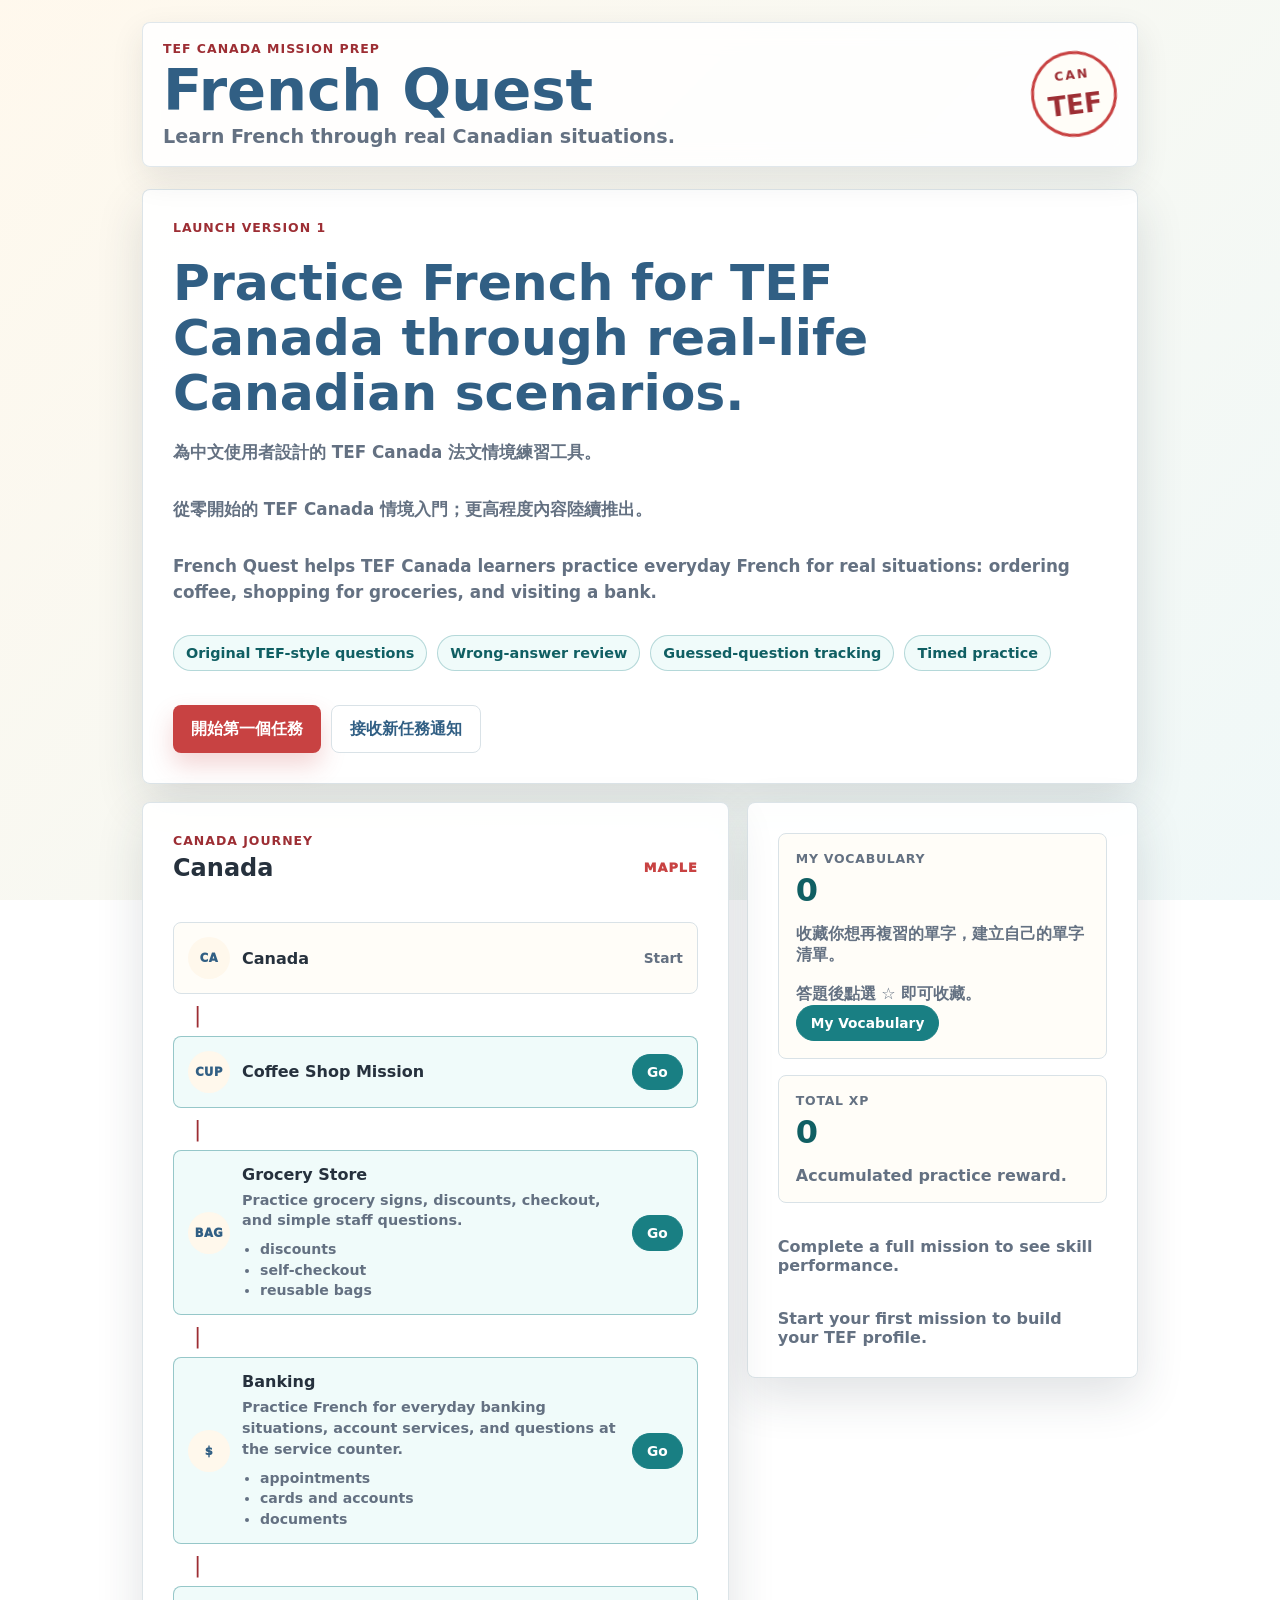
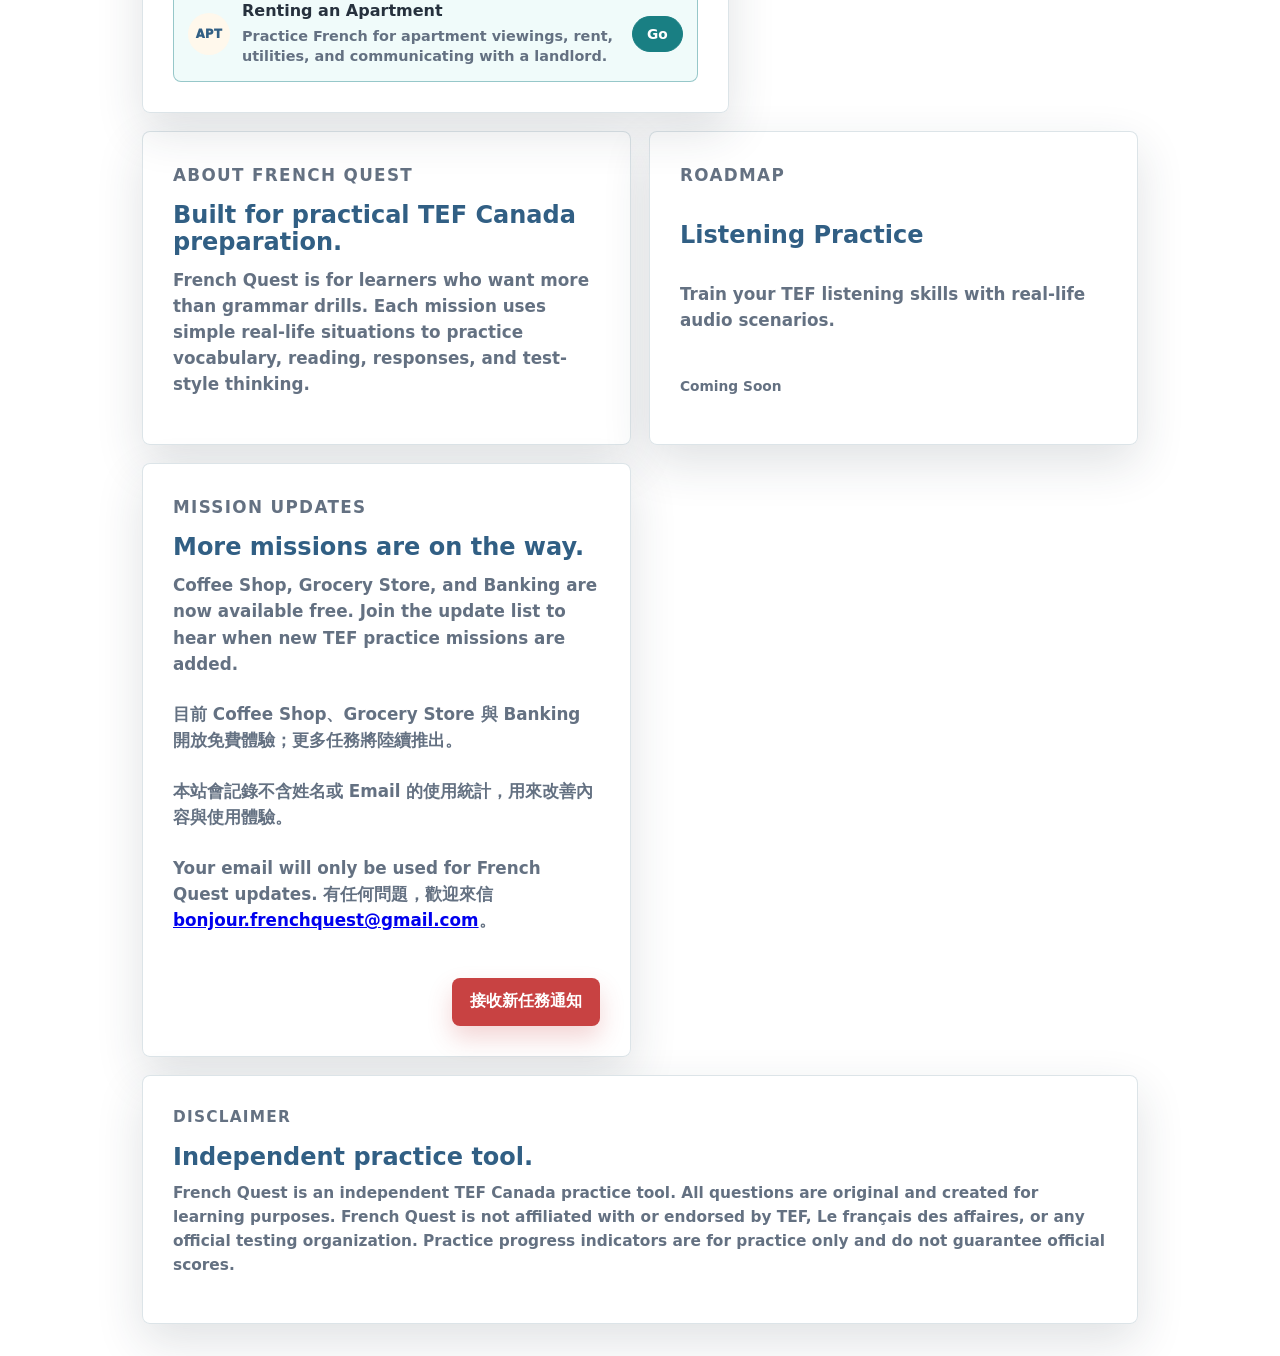
<file: index.html>
<!DOCTYPE html>
<html lang="zh-Hant">
<head>
  <meta charset="UTF-8">
  <meta name="viewport" content="width=device-width, initial-scale=1.0">
  <title>French Quest</title>
  <link rel="stylesheet" href="style.css">
  <link rel="stylesheet" href="mobile-fixes.css">
</head>
<body>
  <div class="app-shell">
    <header class="site-header">
      <div>
        <p class="eyebrow">TEF Canada Mission Prep</p>
        <h1>French Quest</h1>
        <p class="subtitle">Learn French through real Canadian situations.</p>
      </div>
      <div class="passport-stamp" aria-label="Canadian journey badge">
        <span>CAN</span>
        <strong>TEF</strong>
      </div>
    </header>

    <main id="app" aria-live="polite"></main>
  </div>

  <script>
    window.frenchQuestRuntime = {
      environment: "production",
      reviewMode: false,
      disableAnalytics: false,
      publicMissions: ["coffee_shop", "grocery_store", "banking", "renting_apartment"],
      earlyAccessMissionIds: [],
      migrateEarlyAccessGroceryProgress: true,
      migrateEarlyAccessRentingProgress: true
    };
  </script>
  <script src="script.js"></script>
  <script src="links.js"></script>
</body>
</html>
</file>
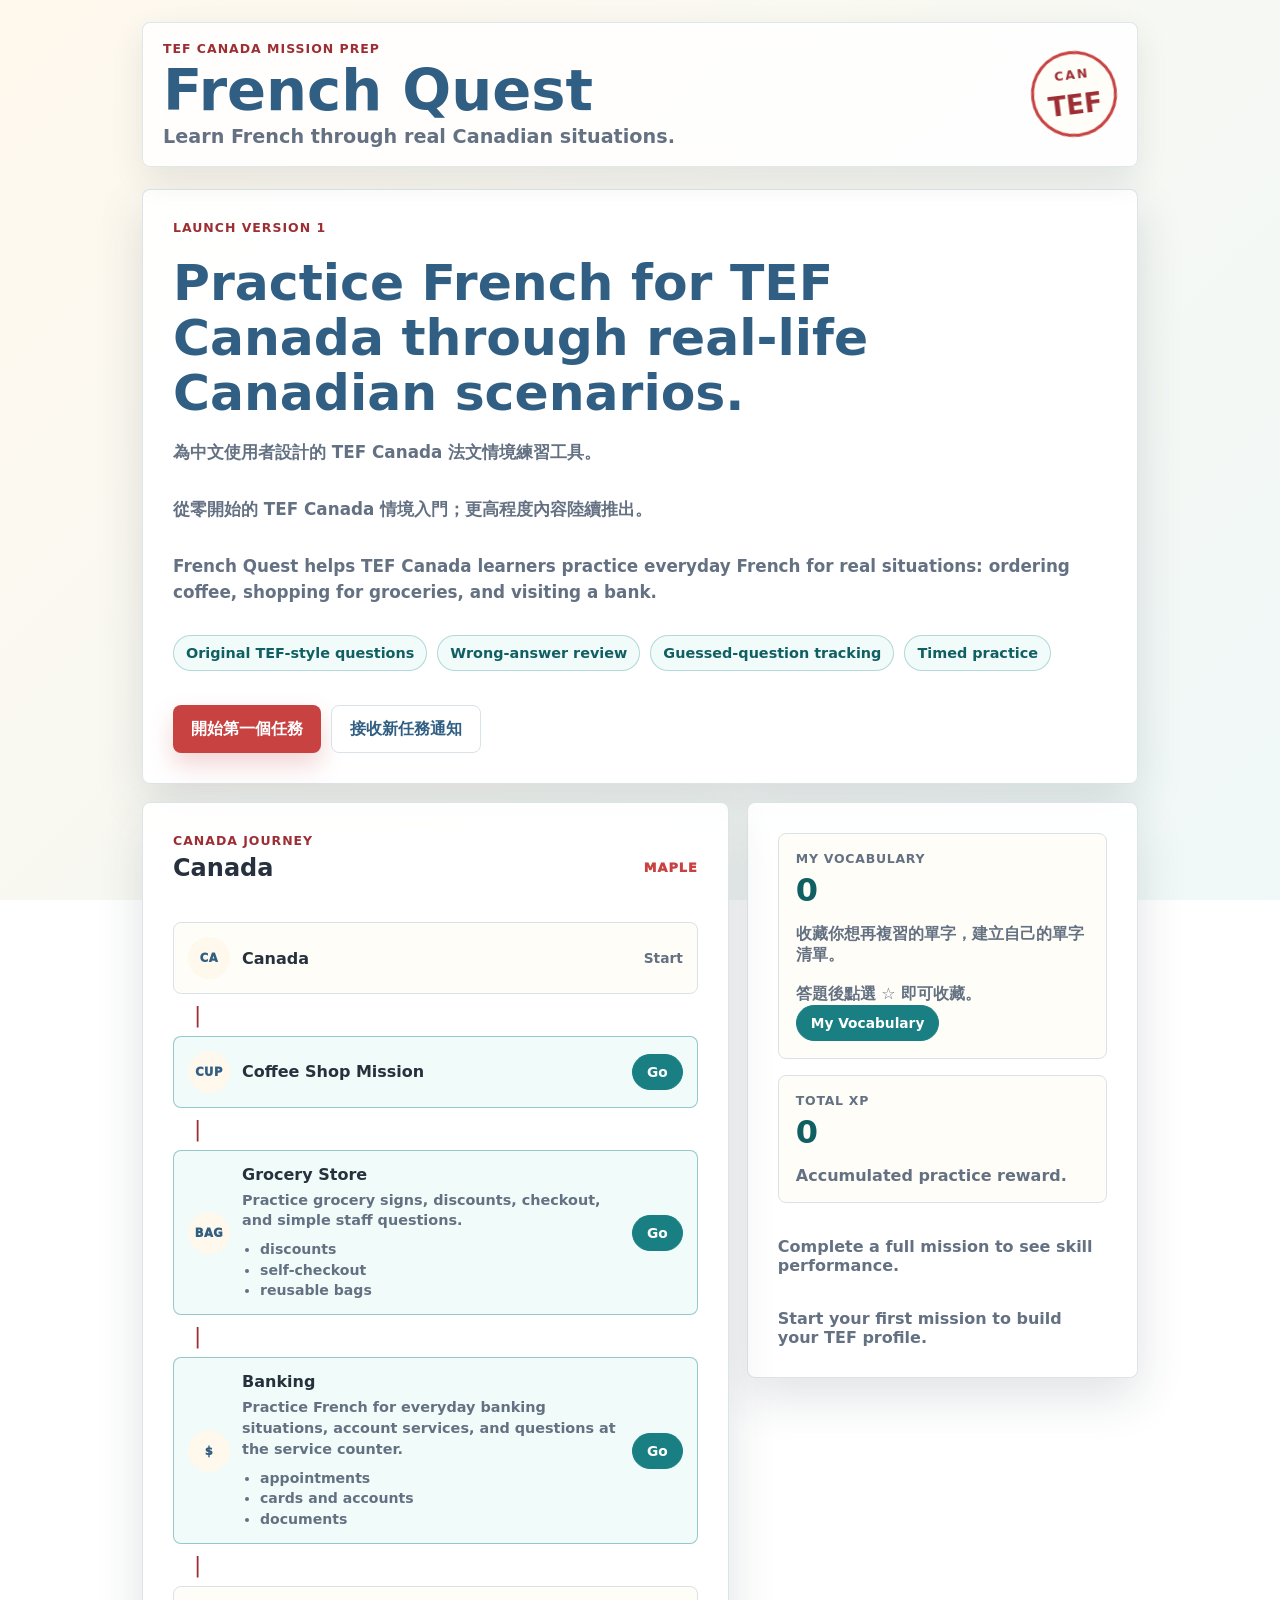
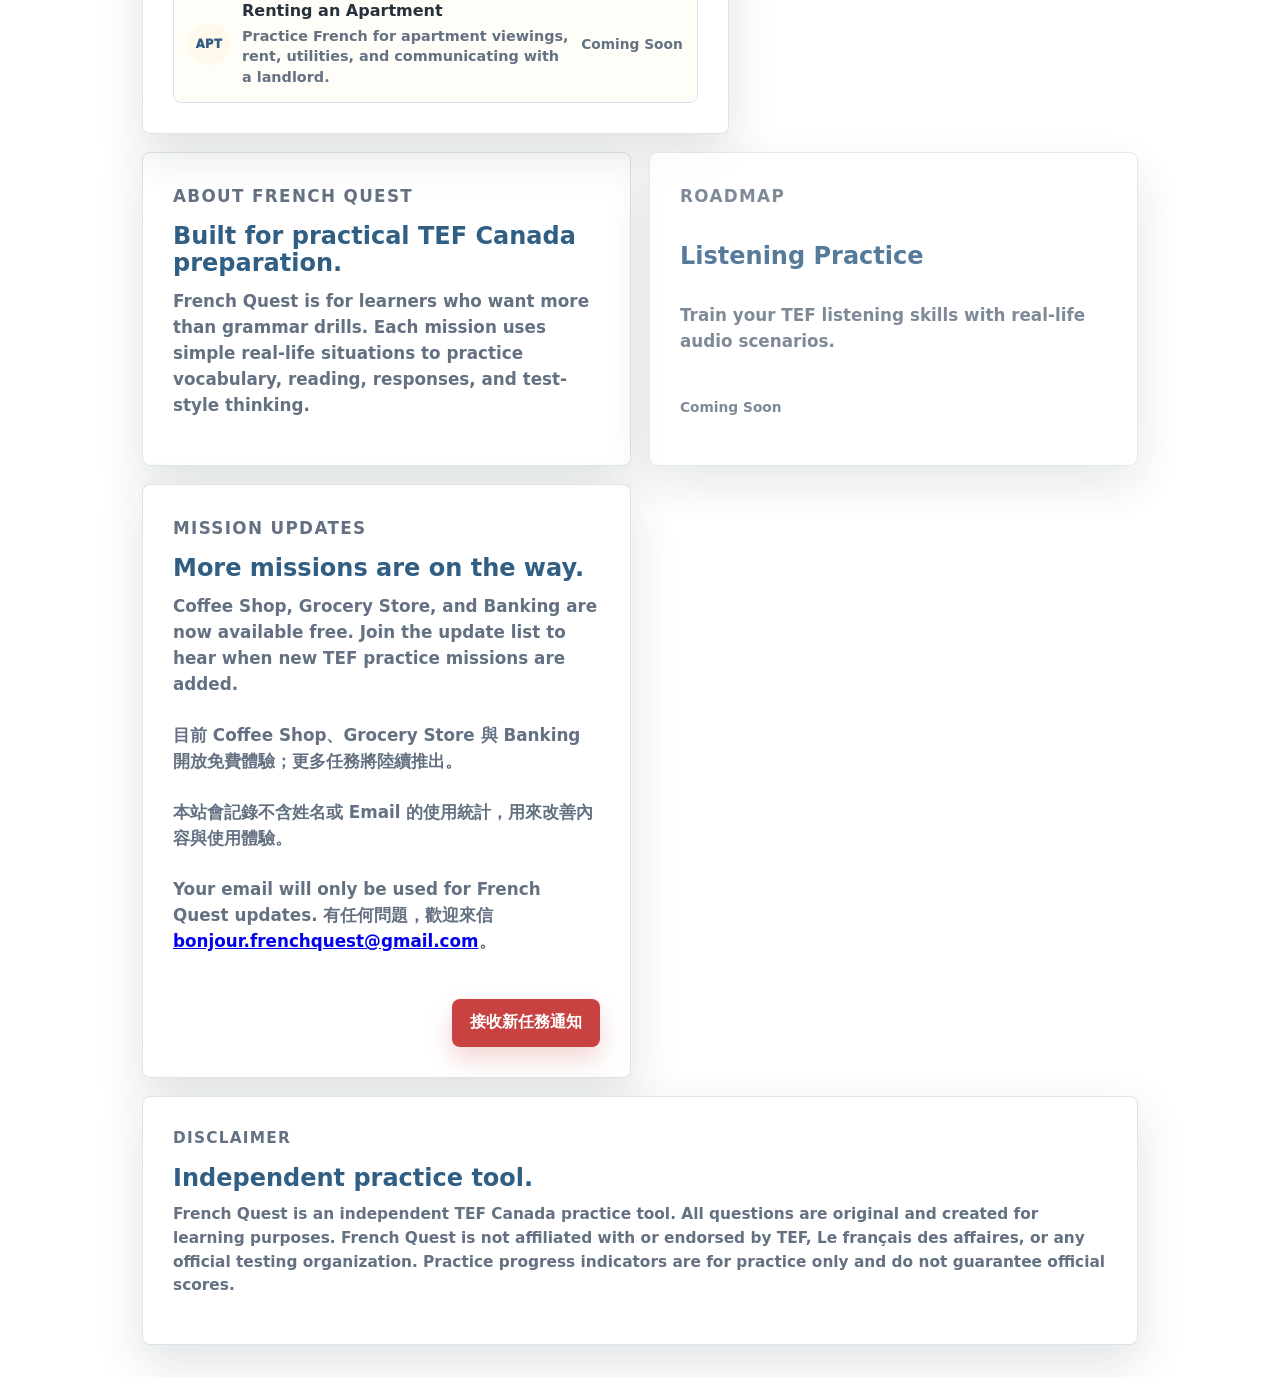
<file: early-access/index.html>
<!DOCTYPE html>
<html lang="zh-Hant">
<head>
  <meta charset="UTF-8">
  <meta name="viewport" content="width=device-width, initial-scale=1.0">
  <meta name="robots" content="noindex, nofollow">
  <title>French Quest</title>
  <link rel="stylesheet" href="style.css">
  <link rel="stylesheet" href="mobile-fixes.css">
</head>
<body>
  <div class="app-shell">
    <header class="site-header">
      <div>
        <p class="eyebrow">TEF Canada Mission Prep</p>
        <h1>French Quest</h1>
        <p class="subtitle">Learn French through real Canadian situations.</p>
      </div>
      <div class="passport-stamp" aria-label="Canadian journey badge">
        <span>CAN</span>
        <strong>TEF</strong>
      </div>
    </header>

    <main id="app" aria-live="polite"></main>
  </div>

  <script>
    window.frenchQuestRuntime = {
      environment: "early-access",
      reviewMode: false,
      disableAnalytics: false,
      publicMissions: ["coffee_shop", "grocery_store", "banking"],
      earlyAccessMissionIds: ["renting_apartment"],
      analyticsCohort: "early_access",
      analyticsPage: "early_access_home",
      progressStoragePrefix: "earlyAccess_"
    };
  </script>
  <script src="script.js"></script>
  <script src="links.js"></script>
</body>
</html>
</file>
<file: style.css>
:root {
  color-scheme: light;
  --ink: #26313d;
  --muted: #647182;
  --paper: #fff8ec;
  --panel: #ffffff;
  --line: #d9e2e7;
  --red: #c84242;
  --red-dark: #9d2e34;
  --teal: #197f83;
  --teal-dark: #105f63;
  --green: #2e8f5b;
  --gold: #d79a2b;
  --blue: #315f84;
  --shadow: 0 18px 48px rgba(38, 49, 61, 0.14);
}

* {
  box-sizing: border-box;
}

body {
  margin: 0;
  min-height: 100vh;
  font-family: Inter, ui-sans-serif, system-ui, -apple-system, BlinkMacSystemFont, "Segoe UI", sans-serif;
  color: var(--ink);
  background:
    linear-gradient(135deg, rgba(255, 248, 236, 0.94), rgba(237, 247, 247, 0.86)),
    url("https://images.unsplash.com/photo-1506744038136-46273834b3fb?auto=format&fit=crop&w=1600&q=75");
  background-attachment: fixed;
  background-position: center;
  background-size: cover;
}

button {
  font: inherit;
}

.app-shell {
  width: min(1040px, 100%);
  min-height: 100vh;
  margin: 0 auto;
  padding: 22px;
}

.site-header {
  display: flex;
  align-items: center;
  justify-content: space-between;
  gap: 18px;
  padding: 18px 20px;
  border: 1px solid rgba(217, 226, 231, 0.82);
  border-radius: 8px;
  background: rgba(255, 255, 255, 0.86);
  box-shadow: 0 12px 32px rgba(38, 49, 61, 0.1);
  backdrop-filter: blur(14px);
}

.eyebrow {
  margin: 0 0 6px;
  color: var(--red-dark);
  font-size: 0.78rem;
  font-weight: 800;
  letter-spacing: 0.08em;
  text-transform: uppercase;
}

h1,
h2,
h3,
p {
  margin-top: 0;
}

h1 {
  margin-bottom: 5px;
  color: var(--blue);
  font-size: clamp(2rem, 6vw, 3.6rem);
  line-height: 1;
  letter-spacing: 0;
}

.subtitle {
  margin-bottom: 0;
  color: var(--muted);
  font-size: clamp(1rem, 2.5vw, 1.2rem);
  font-weight: 650;
}

.passport-stamp {
  width: 86px;
  height: 86px;
  display: grid;
  place-items: center;
  flex: 0 0 auto;
  border: 3px solid var(--red);
  border-radius: 50%;
  color: var(--red-dark);
  transform: rotate(-7deg);
  background: #fffdf8;
}

.passport-stamp span,
.passport-stamp strong {
  display: block;
  line-height: 1;
}

.passport-stamp span {
  font-size: 0.78rem;
  font-weight: 900;
  letter-spacing: 0.16em;
}

.passport-stamp strong {
  margin-top: -20px;
  font-size: 1.65rem;
}

#app {
  padding: 22px 0 10px;
}

.screen {
  display: grid;
  gap: 18px;
}

.panel {
  padding: clamp(18px, 4vw, 30px);
  border: 1px solid rgba(217, 226, 231, 0.92);
  border-radius: 8px;
  background: rgba(255, 255, 255, 0.94);
  box-shadow: var(--shadow);
}

.home-grid {
  grid-template-columns: minmax(0, 1.5fr) minmax(280px, 1fr);
  align-items: start;
}

.readiness-card {
  display: grid;
  gap: 18px;
}

.readiness-top {
  display: flex;
  align-items: center;
  justify-content: space-between;
  gap: 14px;
}

.readiness-number {
  color: var(--teal-dark);
  font-size: clamp(2.25rem, 7vw, 3.6rem);
  font-weight: 900;
  line-height: 1;
}

.meter {
  height: 14px;
  overflow: hidden;
  border: 1px solid var(--line);
  border-radius: 999px;
  background: #eef3f5;
}

.meter-fill {
  height: 100%;
  width: var(--value, 0%);
  border-radius: inherit;
  background: linear-gradient(90deg, var(--red), var(--gold), var(--teal));
  transition: width 260ms ease;
}

.skill-grid,
.report-grid {
  display: grid;
  grid-template-columns: repeat(2, minmax(0, 1fr));
  gap: 10px;
}

.skill-tile,
.report-tile {
  min-height: 86px;
  padding: 15px;
  border: 1px solid var(--line);
  border-radius: 8px;
  background: #f8fbfb;
}

.skill-tile span,
.report-tile span,
.stat-label {
  display: block;
  color: var(--muted);
  font-size: 0.78rem;
  font-weight: 850;
  letter-spacing: 0.06em;
  text-transform: uppercase;
}

.skill-tile strong,
.report-tile strong {
  display: block;
  margin-top: 8px;
  color: var(--blue);
  font-size: 2rem;
  line-height: 1;
}

.journey {
  position: relative;
}

.journey-title {
  display: flex;
  align-items: center;
  justify-content: space-between;
  gap: 12px;
  margin-bottom: 20px;
}

.leaf {
  color: var(--red);
  font-size: 0.8rem;
  font-weight: 950;
  letter-spacing: 0.08em;
}

.route {
  display: grid;
  gap: 10px;
}

.route-stop {
  display: grid;
  grid-template-columns: 42px 1fr auto;
  align-items: center;
  gap: 12px;
  padding: 14px;
  border: 1px solid var(--line);
  border-radius: 8px;
  background: #fffdf8;
}

.route-stop.ready {
  border-color: rgba(25, 127, 131, 0.42);
  background: #f0fbfa;
}

.route-icon {
  width: 42px;
  height: 42px;
  display: grid;
  place-items: center;
  border-radius: 50%;
  background: var(--paper);
  color: var(--blue);
  font-size: 0.72rem;
  font-weight: 950;
  letter-spacing: 0.04em;
}

.route-name {
  margin: 0;
  font-weight: 850;
}

.route-preview {
  margin: 6px 0 0;
  color: var(--muted);
  font-size: 0.9rem;
  font-weight: 650;
  line-height: 1.45;
}

.route-preview-list {
  margin: 8px 0 0;
  padding-left: 18px;
  color: var(--muted);
  font-size: 0.88rem;
  font-weight: 650;
  line-height: 1.45;
}

.route-state {
  color: var(--muted);
  font-size: 0.86rem;
  font-weight: 800;
}

.route-go {
  min-height: 36px;
  padding: 0 14px;
  border: 1px solid var(--teal);
  border-radius: 999px;
  background: var(--teal);
  color: #ffffff;
  font: inherit;
  font-size: 0.86rem;
  font-weight: 850;
  cursor: pointer;
}

.route-go:hover {
  background: var(--teal-dark);
}

.route-arrow {
  padding-left: 21px;
  color: var(--red-dark);
  font-size: 1.35rem;
  line-height: 1;
}

.mission-secondary-actions {
  display: flex;
  flex-wrap: wrap;
  gap: 12px;
  margin-top: 20px;
}

.mission-secondary-actions .secondary-btn {
  flex: 1 1 220px;
  min-width: 0;
}

.primary-btn,
.secondary-btn {
  min-height: 48px;
  padding: 0 18px;
  border-radius: 8px;
  font-weight: 850;
  cursor: pointer;
  transition: transform 160ms ease, box-shadow 160ms ease, background 160ms ease;
}

.primary-btn {
  border: 0;
  background: var(--red);
  color: #fff;
  box-shadow: 0 12px 24px rgba(200, 66, 66, 0.22);
}

.secondary-btn {
  border: 1px solid var(--line);
  background: #fff;
  color: var(--blue);
}

.primary-btn:hover,
.secondary-btn:hover {
  transform: translateY(-1px);
}

.primary-btn:disabled {
  opacity: 0.48;
  cursor: not-allowed;
  transform: none;
  box-shadow: none;
}

.mission-card {
  width: min(760px, 100%);
  margin: 0 auto;
}

.mission-head {
  display: flex;
  align-items: flex-start;
  justify-content: space-between;
  gap: 16px;
  margin-bottom: 18px;
}

.mission-head h2 {
  margin-bottom: 6px;
  color: var(--blue);
  font-size: clamp(1.7rem, 5vw, 2.6rem);
  line-height: 1.05;
}

.review-line {
  display: grid;
  gap: 4px;
  max-width: 620px;
  color: var(--muted);
  font-size: 0.95rem;
  font-weight: 650;
  line-height: 1.35;
}

.review-line p {
  margin-bottom: 0;
}

.review-line strong {
  color: var(--ink);
}

.question-meta {
  display: flex;
  flex-wrap: wrap;
  gap: 10px;
  margin-bottom: 18px;
  color: var(--muted);
  font-weight: 800;
}

.pill {
  padding: 7px 10px;
  border: 1px solid var(--line);
  border-radius: 999px;
  background: #fffdf8;
}

.question-text {
  margin: 22px 0;
  font-size: clamp(1.35rem, 4vw, 2rem);
  font-weight: 850;
  line-height: 1.25;
  white-space: pre-line;
}

.review-line p {
  white-space: pre-line;
}

.options {
  display: grid;
  grid-template-columns: repeat(2, minmax(0, 1fr));
  gap: 12px;
}

.option {
  min-height: 64px;
  padding: 15px;
  border: 2px solid var(--line);
  border-radius: 8px;
  background: #fff;
  color: var(--ink);
  text-align: left;
  font-weight: 800;
  cursor: pointer;
}

.option:hover,
.option.selected {
  border-color: var(--teal);
  background: #effafa;
}

.option.correct {
  border-color: var(--green);
  background: #edf8f1;
}

.option.wrong {
  border-color: var(--red);
  background: #fff0ee;
}

.actions {
  display: flex;
  justify-content: flex-end;
  gap: 10px;
  margin-top: 20px;
}

.feedback-result {
  display: inline-flex;
  align-items: center;
  gap: 10px;
  margin-bottom: 16px;
  padding: 9px 12px;
  border-radius: 999px;
  font-weight: 900;
}

.feedback-result.correct {
  color: #216a45;
  background: #e8f7ed;
}

.feedback-result.incorrect {
  color: var(--red-dark);
  background: #fff0ee;
}

.learning-notes {
  display: grid;
  gap: 12px;
}

.note {
  padding: 15px;
  border: 1px solid var(--line);
  border-radius: 8px;
  background: #fbfdfd;
}

.note span {
  display: block;
  margin-bottom: 5px;
  color: var(--teal-dark);
  font-size: 0.78rem;
  font-weight: 900;
  letter-spacing: 0.07em;
  text-transform: uppercase;
  white-space: normal;
}

.note-content {
  white-space: pre-line;
}

.complete-card {
  width: min(760px, 100%);
  margin: 0 auto;
  text-align: center;
}

.complete-card h2 {
  color: var(--blue);
  font-size: clamp(2.2rem, 8vw, 4rem);
  line-height: 1;
}

.score-row {
  display: grid;
  grid-template-columns: repeat(3, minmax(0, 1fr));
  gap: 12px;
  margin: 22px 0;
}

.stat-card {
  padding: 17px;
  border: 1px solid var(--line);
  border-radius: 8px;
  background: #fffdf8;
}

.stat-card strong {
  display: block;
  margin-top: 8px;
  color: var(--teal-dark);
  font-size: 2rem;
  line-height: 1;
}

.next-step {
  margin: 18px 0 0;
  color: var(--muted);
  font-weight: 750;
}

.vocabulary-feedback-list,
.vocabulary-list {
  display: grid;
  gap: 10px;
}

.vocabulary-feedback-item,
.vocabulary-row {
  display: flex;
  align-items: center;
  justify-content: space-between;
  gap: 12px;
  padding: 10px 12px;
  border: 1px solid var(--line);
  border-radius: 8px;
  background: #fff;
}

.vocabulary-feedback-item {
  justify-content: flex-start;
}

.vocabulary-feedback-item strong,
.vocabulary-row strong {
  display: block;
  color: var(--ink);
}

.vocabulary-feedback-item span,
.vocabulary-row span {
  display: block;
  color: var(--muted);
  font-weight: 750;
}

.vocabulary-star {
  flex: 0 0 auto;
  min-width: 112px;
  min-height: 36px;
  padding: 0 12px;
  border: 1px solid var(--line);
  border-radius: 999px;
  background: #fffdf8;
  color: var(--gold);
  font-size: 0.92rem;
  font-weight: 900;
  line-height: 1;
  white-space: nowrap;
  cursor: pointer;
}

@media (max-width: 760px) {
  .app-shell {
    padding: 12px;
  }

  .site-header,
  .mission-head,
  .readiness-top {
    align-items: flex-start;
    flex-direction: column;
  }

  .passport-stamp {
    width: 72px;
    height: 72px;
  }

  .home-grid,
  .options,
  .score-row {
    grid-template-columns: 1fr;
  }

  .skill-grid,
  .report-grid {
    grid-template-columns: 1fr 1fr;
  }

  .route-stop {
    grid-template-columns: 38px 1fr;
  }

  .route-state {
    grid-column: 2;
  }

  .route-go {
    grid-column: 2;
    justify-self: start;
  }

  .mission-secondary-actions .secondary-btn {
    flex-basis: 100%;
  }

  .route-preview,
  .route-preview-list {
    grid-column: 2;
  }

  .vocabulary-feedback-item {
    align-items: flex-start;
    flex-direction: column;
  }

  .vocabulary-star {
    width: 100%;
  }

  .vocabulary-row {
    align-items: flex-start;
    flex-direction: row;
  }

  .vocabulary-row > div {
    flex: 1 1 auto;
    min-width: 0;
  }

  .vocabulary-row .secondary-btn {
    flex: 0 0 auto;
    width: auto;
    min-height: 32px;
    padding: 0 10px;
    font-size: 0.86rem;
  }
}

@media (max-width: 440px) {
  .skill-grid,
  .report-grid {
    grid-template-columns: 1fr;
  }

  .actions {
    flex-direction: column;
  }

  .primary-btn,
  .secondary-btn {
    width: 100%;
  }
}
</file>
<file: mobile-fixes.css>
/* French Quest launch, mobile, and question-page UX refinements */

.launch-hero {
  display: grid;
  gap: 14px;
  margin-bottom: 18px;
}

.launch-hero h2,
.info-panel h2 {
  margin-bottom: 4px;
  color: var(--blue);
  line-height: 1.1;
}

.launch-hero h2 {
  max-width: 760px;
  font-size: clamp(2rem, 5vw, 3.15rem);
}

.keep-together {
  white-space: nowrap;
}

.launch-copy,
.info-panel p {
  color: var(--muted);
  font-size: 1.05rem;
  font-weight: 650;
  line-height: 1.55;
}

.launch-points {
  display: flex;
  flex-wrap: wrap;
  gap: 10px;
}

.launch-points span {
  padding: 9px 12px;
  border: 1px solid rgba(25, 127, 131, 0.28);
  border-radius: 999px;
  background: #f0fbfa;
  color: var(--teal-dark);
  font-size: 0.9rem;
  font-weight: 850;
}

.launch-actions {
  justify-content: flex-start;
}

.launch-grid {
  grid-template-columns: repeat(2, minmax(0, 1fr));
  margin-top: 18px;
}

.info-panel {
  display: grid;
  gap: 8px;
}

.disclaimer-panel {
  grid-column: 1 / -1;
}

.disclaimer-panel p {
  font-size: 0.96rem;
}

.completion-cta {
  margin: 22px 0 0;
  text-align: left;
}

.mission-card .mission-head h2 {
  font-size: 1.15rem;
  line-height: 1.12;
  margin-bottom: 2px;
}

.mission-card .mission-head .eyebrow {
  margin-bottom: 3px;
}

.mission-card .mission-head {
  margin-bottom: 10px;
}

.mission-card .question-text {
  margin-top: 18px;
}

.mission-card .review-line {
  margin-top: 6px;
  gap: 7px;
  font-size: 1.08rem;
  line-height: 1.45;
}

.mission-card .review-line p {
  margin-bottom: 0;
}

.mission-card .review-line strong {
  font-size: 1.02rem;
}

.feedback-result {
  margin-top: 6px;
  margin-bottom: 18px;
  font-size: 1.05rem;
}

@media (min-width: 761px) {
  .mission-card .mission-head h2 {
    font-size: 1.2rem;
  }

  .mission-card .mission-head:has(.review-line) h2 {
    font-size: 1.45rem;
  }
}

@media (max-width: 760px) {
  body {
    padding-bottom: 92px;
  }

  .launch-grid {
    grid-template-columns: 1fr;
  }

  .launch-hero h2 {
    font-size: 1.85rem;
  }

  .keep-together {
    white-space: normal;
  }

  .launch-actions,
  .journey .actions,
  .info-panel .actions,
  .completion-cta .actions {
    align-items: stretch;
    flex-direction: column;
  }

  .journey .actions .primary-btn {
    width: 100%;
    min-height: 54px;
  }

  .mission-card .mission-head h2 {
    font-size: 1.08rem;
  }

  .mission-card .mission-head:has(.review-line) h2 {
    font-size: 1.35rem;
  }

  .mission-card .review-line {
    font-size: 1rem;
  }

  .question-text {
    font-size: clamp(1.22rem, 6vw, 1.55rem);
    line-height: 1.28;
  }

  .mission-card .actions {
    position: sticky;
    bottom: 0;
    z-index: 20;
    margin: 18px -18px -18px;
    padding: 12px 18px calc(12px + env(safe-area-inset-bottom));
    border-top: 1px solid var(--line);
    background: rgba(255, 255, 255, 0.96);
    box-shadow: 0 -12px 28px rgba(38, 49, 61, 0.12);
    backdrop-filter: blur(12px);
  }

  .mission-card .actions .primary-btn,
  .mission-card .actions .secondary-btn {
    min-height: 46px;
  }
}
</file>
<file: early-access/style.css>
:root {
  color-scheme: light;
  --ink: #26313d;
  --muted: #647182;
  --paper: #fff8ec;
  --panel: #ffffff;
  --line: #d9e2e7;
  --red: #c84242;
  --red-dark: #9d2e34;
  --teal: #197f83;
  --teal-dark: #105f63;
  --green: #2e8f5b;
  --gold: #d79a2b;
  --blue: #315f84;
  --shadow: 0 18px 48px rgba(38, 49, 61, 0.14);
}

* {
  box-sizing: border-box;
}

body {
  margin: 0;
  min-height: 100vh;
  font-family: Inter, ui-sans-serif, system-ui, -apple-system, BlinkMacSystemFont, "Segoe UI", sans-serif;
  color: var(--ink);
  background:
    linear-gradient(135deg, rgba(255, 248, 236, 0.94), rgba(237, 247, 247, 0.86)),
    url("https://images.unsplash.com/photo-1506744038136-46273834b3fb?auto=format&fit=crop&w=1600&q=75");
  background-attachment: fixed;
  background-position: center;
  background-size: cover;
}

button {
  font: inherit;
}

.app-shell {
  width: min(1040px, 100%);
  min-height: 100vh;
  margin: 0 auto;
  padding: 22px;
}

.site-header {
  display: flex;
  align-items: center;
  justify-content: space-between;
  gap: 18px;
  padding: 18px 20px;
  border: 1px solid rgba(217, 226, 231, 0.82);
  border-radius: 8px;
  background: rgba(255, 255, 255, 0.86);
  box-shadow: 0 12px 32px rgba(38, 49, 61, 0.1);
  backdrop-filter: blur(14px);
}

.eyebrow {
  margin: 0 0 6px;
  color: var(--red-dark);
  font-size: 0.78rem;
  font-weight: 800;
  letter-spacing: 0.08em;
  text-transform: uppercase;
}

h1,
h2,
h3,
p {
  margin-top: 0;
}

h1 {
  margin-bottom: 5px;
  color: var(--blue);
  font-size: clamp(2rem, 6vw, 3.6rem);
  line-height: 1;
  letter-spacing: 0;
}

.subtitle {
  margin-bottom: 0;
  color: var(--muted);
  font-size: clamp(1rem, 2.5vw, 1.2rem);
  font-weight: 650;
}

.passport-stamp {
  width: 86px;
  height: 86px;
  display: grid;
  place-items: center;
  flex: 0 0 auto;
  border: 3px solid var(--red);
  border-radius: 50%;
  color: var(--red-dark);
  transform: rotate(-7deg);
  background: #fffdf8;
}

.passport-stamp span,
.passport-stamp strong {
  display: block;
  line-height: 1;
}

.passport-stamp span {
  font-size: 0.78rem;
  font-weight: 900;
  letter-spacing: 0.16em;
}

.passport-stamp strong {
  margin-top: -20px;
  font-size: 1.65rem;
}

#app {
  padding: 22px 0 10px;
}

.screen {
  display: grid;
  gap: 18px;
}

.panel {
  padding: clamp(18px, 4vw, 30px);
  border: 1px solid rgba(217, 226, 231, 0.92);
  border-radius: 8px;
  background: rgba(255, 255, 255, 0.94);
  box-shadow: var(--shadow);
}

.home-grid {
  grid-template-columns: minmax(0, 1.5fr) minmax(280px, 1fr);
  align-items: start;
}

.readiness-card {
  display: grid;
  gap: 18px;
}

.readiness-top {
  display: flex;
  align-items: center;
  justify-content: space-between;
  gap: 14px;
}

.readiness-number {
  color: var(--teal-dark);
  font-size: clamp(2.25rem, 7vw, 3.6rem);
  font-weight: 900;
  line-height: 1;
}

.meter {
  height: 14px;
  overflow: hidden;
  border: 1px solid var(--line);
  border-radius: 999px;
  background: #eef3f5;
}

.meter-fill {
  height: 100%;
  width: var(--value, 0%);
  border-radius: inherit;
  background: linear-gradient(90deg, var(--red), var(--gold), var(--teal));
  transition: width 260ms ease;
}

.skill-grid,
.report-grid {
  display: grid;
  grid-template-columns: repeat(2, minmax(0, 1fr));
  gap: 10px;
}

.skill-tile,
.report-tile {
  min-height: 86px;
  padding: 15px;
  border: 1px solid var(--line);
  border-radius: 8px;
  background: #f8fbfb;
}

.skill-tile span,
.report-tile span,
.stat-label {
  display: block;
  color: var(--muted);
  font-size: 0.78rem;
  font-weight: 850;
  letter-spacing: 0.06em;
  text-transform: uppercase;
}

.skill-tile strong,
.report-tile strong {
  display: block;
  margin-top: 8px;
  color: var(--blue);
  font-size: 2rem;
  line-height: 1;
}

.journey {
  position: relative;
}

.journey-title {
  display: flex;
  align-items: center;
  justify-content: space-between;
  gap: 12px;
  margin-bottom: 20px;
}

.leaf {
  color: var(--red);
  font-size: 0.8rem;
  font-weight: 950;
  letter-spacing: 0.08em;
}

.route {
  display: grid;
  gap: 10px;
}

.route-stop {
  display: grid;
  grid-template-columns: 42px 1fr auto;
  align-items: center;
  gap: 12px;
  padding: 14px;
  border: 1px solid var(--line);
  border-radius: 8px;
  background: #fffdf8;
}

.route-stop.ready {
  border-color: rgba(25, 127, 131, 0.42);
  background: #f0fbfa;
}

.route-icon {
  width: 42px;
  height: 42px;
  display: grid;
  place-items: center;
  border-radius: 50%;
  background: var(--paper);
  color: var(--blue);
  font-size: 0.72rem;
  font-weight: 950;
  letter-spacing: 0.04em;
}

.route-name {
  margin: 0;
  font-weight: 850;
}

.route-preview {
  margin: 6px 0 0;
  color: var(--muted);
  font-size: 0.9rem;
  font-weight: 650;
  line-height: 1.45;
}

.route-preview-list {
  margin: 8px 0 0;
  padding-left: 18px;
  color: var(--muted);
  font-size: 0.88rem;
  font-weight: 650;
  line-height: 1.45;
}

.route-state {
  color: var(--muted);
  font-size: 0.86rem;
  font-weight: 800;
}

.route-go {
  min-height: 36px;
  padding: 0 14px;
  border: 1px solid var(--teal);
  border-radius: 999px;
  background: var(--teal);
  color: #ffffff;
  font: inherit;
  font-size: 0.86rem;
  font-weight: 850;
  cursor: pointer;
}

.route-go:hover {
  background: var(--teal-dark);
}

.vocabulary-cta {
  align-self: flex-start;
}

.roadmap-teaser {
  opacity: 0.82;
}

.route-arrow {
  padding-left: 21px;
  color: var(--red-dark);
  font-size: 1.35rem;
  line-height: 1;
}

.mission-secondary-actions {
  display: flex;
  flex-wrap: wrap;
  gap: 12px;
  margin-top: 20px;
}

.mission-secondary-actions .secondary-btn {
  flex: 1 1 220px;
  min-width: 0;
}

.primary-btn,
.secondary-btn {
  min-height: 48px;
  padding: 0 18px;
  border-radius: 8px;
  font-weight: 850;
  cursor: pointer;
  transition: transform 160ms ease, box-shadow 160ms ease, background 160ms ease;
}

.primary-btn {
  border: 0;
  background: var(--red);
  color: #fff;
  box-shadow: 0 12px 24px rgba(200, 66, 66, 0.22);
}

.secondary-btn {
  border: 1px solid var(--line);
  background: #fff;
  color: var(--blue);
}

.primary-btn:hover,
.secondary-btn:hover {
  transform: translateY(-1px);
}

.primary-btn:disabled {
  opacity: 0.48;
  cursor: not-allowed;
  transform: none;
  box-shadow: none;
}

.mission-card {
  width: min(760px, 100%);
  margin: 0 auto;
}

.mission-head {
  display: flex;
  align-items: flex-start;
  justify-content: space-between;
  gap: 16px;
  margin-bottom: 18px;
}

.mission-head h2 {
  margin-bottom: 6px;
  color: var(--blue);
  font-size: clamp(1.7rem, 5vw, 2.6rem);
  line-height: 1.05;
}

.review-line {
  display: grid;
  gap: 4px;
  max-width: 620px;
  color: var(--muted);
  font-size: 0.95rem;
  font-weight: 650;
  line-height: 1.35;
}

.review-line p {
  margin-bottom: 0;
}

.review-line strong {
  color: var(--ink);
}

.question-meta {
  display: flex;
  flex-wrap: wrap;
  gap: 10px;
  margin-bottom: 18px;
  color: var(--muted);
  font-weight: 800;
}

.pill {
  padding: 7px 10px;
  border: 1px solid var(--line);
  border-radius: 999px;
  background: #fffdf8;
}

.question-text {
  margin: 22px 0;
  font-size: clamp(1.35rem, 4vw, 2rem);
  font-weight: 850;
  line-height: 1.25;
  white-space: pre-line;
}

.review-line p {
  white-space: pre-line;
}

.options {
  display: grid;
  grid-template-columns: repeat(2, minmax(0, 1fr));
  gap: 12px;
}

.option {
  min-height: 64px;
  padding: 15px;
  border: 2px solid var(--line);
  border-radius: 8px;
  background: #fff;
  color: var(--ink);
  text-align: left;
  font-weight: 800;
  cursor: pointer;
}

.option:hover,
.option.selected {
  border-color: var(--teal);
  background: #effafa;
}

.option.correct {
  border-color: var(--green);
  background: #edf8f1;
}

.option.wrong {
  border-color: var(--red);
  background: #fff0ee;
}

.actions {
  display: flex;
  justify-content: flex-end;
  gap: 10px;
  margin-top: 20px;
}

.feedback-result {
  display: inline-flex;
  align-items: center;
  gap: 10px;
  margin-bottom: 16px;
  padding: 9px 12px;
  border-radius: 999px;
  font-weight: 900;
}

.feedback-result.correct {
  color: #216a45;
  background: #e8f7ed;
}

.feedback-result.incorrect {
  color: var(--red-dark);
  background: #fff0ee;
}

.learning-notes {
  display: grid;
  gap: 12px;
}

.note {
  padding: 15px;
  border: 1px solid var(--line);
  border-radius: 8px;
  background: #fbfdfd;
}

.note span {
  display: block;
  margin-bottom: 5px;
  color: var(--teal-dark);
  font-size: 0.78rem;
  font-weight: 900;
  letter-spacing: 0.07em;
  text-transform: uppercase;
  white-space: normal;
}

.note-content {
  white-space: pre-line;
}

.complete-card {
  width: min(760px, 100%);
  margin: 0 auto;
  text-align: center;
}

.complete-card h2 {
  color: var(--blue);
  font-size: clamp(2.2rem, 8vw, 4rem);
  line-height: 1;
}

.score-row {
  display: grid;
  grid-template-columns: repeat(3, minmax(0, 1fr));
  gap: 12px;
  margin: 22px 0;
}

.stat-card {
  padding: 17px;
  border: 1px solid var(--line);
  border-radius: 8px;
  background: #fffdf8;
}

.stat-card strong {
  display: block;
  margin-top: 8px;
  color: var(--teal-dark);
  font-size: 2rem;
  line-height: 1;
}

.next-step {
  margin: 18px 0 0;
  color: var(--muted);
  font-weight: 750;
}

.vocabulary-feedback-list,
.vocabulary-list {
  display: grid;
  gap: 10px;
}

.vocabulary-feedback-item,
.vocabulary-row {
  display: flex;
  align-items: center;
  justify-content: space-between;
  gap: 12px;
  padding: 10px 12px;
  border: 1px solid var(--line);
  border-radius: 8px;
  background: #fff;
}

.vocabulary-feedback-item {
  justify-content: flex-start;
}

.vocabulary-feedback-item strong,
.vocabulary-row strong {
  display: block;
  color: var(--ink);
}

.vocabulary-feedback-item span,
.vocabulary-row span {
  display: block;
  color: var(--muted);
  font-weight: 750;
}

.vocabulary-star {
  flex: 0 0 auto;
  min-width: 112px;
  min-height: 36px;
  padding: 0 12px;
  border: 1px solid var(--line);
  border-radius: 999px;
  background: #fffdf8;
  color: var(--gold);
  font-size: 0.92rem;
  font-weight: 900;
  line-height: 1;
  white-space: nowrap;
  cursor: pointer;
}

@media (max-width: 760px) {
  .app-shell {
    padding: 12px;
  }

  .site-header,
  .mission-head,
  .readiness-top {
    align-items: flex-start;
    flex-direction: column;
  }

  .passport-stamp {
    width: 72px;
    height: 72px;
  }

  .home-grid,
  .options,
  .score-row {
    grid-template-columns: 1fr;
  }

  .skill-grid,
  .report-grid {
    grid-template-columns: 1fr 1fr;
  }

  .route-stop {
    grid-template-columns: 38px 1fr;
  }

  .route-state {
    grid-column: 2;
  }

  .route-go {
    grid-column: 2;
    justify-self: start;
  }

  .mission-secondary-actions .secondary-btn {
    flex-basis: 100%;
  }

  .route-preview,
  .route-preview-list {
    grid-column: 2;
  }

  .vocabulary-feedback-item {
    align-items: flex-start;
    flex-direction: column;
  }

  .vocabulary-star {
    width: 100%;
  }

  .vocabulary-row {
    align-items: flex-start;
    flex-direction: row;
  }

  .vocabulary-row > div {
    flex: 1 1 auto;
    min-width: 0;
  }

  .vocabulary-row .secondary-btn {
    flex: 0 0 auto;
    width: auto;
    min-height: 32px;
    padding: 0 10px;
    font-size: 0.86rem;
  }
}

@media (max-width: 440px) {
  .skill-grid,
  .report-grid {
    grid-template-columns: 1fr;
  }

  .actions {
    flex-direction: column;
  }

  .primary-btn,
  .secondary-btn {
    width: 100%;
  }
}
</file>
<file: early-access/mobile-fixes.css>
/* French Quest launch, mobile, and question-page UX refinements */

.launch-hero {
  display: grid;
  gap: 14px;
  margin-bottom: 18px;
}

.launch-hero h2,
.info-panel h2 {
  margin-bottom: 4px;
  color: var(--blue);
  line-height: 1.1;
}

.launch-hero h2 {
  max-width: 760px;
  font-size: clamp(2rem, 5vw, 3.15rem);
}

.keep-together {
  white-space: nowrap;
}

.launch-copy,
.info-panel p {
  color: var(--muted);
  font-size: 1.05rem;
  font-weight: 650;
  line-height: 1.55;
}

.launch-points {
  display: flex;
  flex-wrap: wrap;
  gap: 10px;
}

.launch-points span {
  padding: 9px 12px;
  border: 1px solid rgba(25, 127, 131, 0.28);
  border-radius: 999px;
  background: #f0fbfa;
  color: var(--teal-dark);
  font-size: 0.9rem;
  font-weight: 850;
}

.launch-actions {
  justify-content: flex-start;
}

.launch-grid {
  grid-template-columns: repeat(2, minmax(0, 1fr));
  margin-top: 18px;
}

.info-panel {
  display: grid;
  gap: 8px;
}

.disclaimer-panel {
  grid-column: 1 / -1;
}

.disclaimer-panel p {
  font-size: 0.96rem;
}

.completion-cta {
  margin: 22px 0 0;
  text-align: left;
}

.mission-card .mission-head h2 {
  font-size: 1.15rem;
  line-height: 1.12;
  margin-bottom: 2px;
}

.mission-card .mission-head .eyebrow {
  margin-bottom: 3px;
}

.mission-card .mission-head {
  margin-bottom: 10px;
}

.mission-card .question-text {
  margin-top: 18px;
}

.mission-card .review-line {
  margin-top: 6px;
  gap: 7px;
  font-size: 1.08rem;
  line-height: 1.45;
}

.mission-card .review-line p {
  margin-bottom: 0;
}

.mission-card .review-line strong {
  font-size: 1.02rem;
}

.feedback-result {
  margin-top: 6px;
  margin-bottom: 18px;
  font-size: 1.05rem;
}

@media (min-width: 761px) {
  .mission-card .mission-head h2 {
    font-size: 1.2rem;
  }

  .mission-card .mission-head:has(.review-line) h2 {
    font-size: 1.45rem;
  }
}

@media (max-width: 760px) {
  body {
    padding-bottom: 92px;
  }

  .launch-grid {
    grid-template-columns: 1fr;
  }

  .launch-hero h2 {
    font-size: 1.85rem;
  }

  .keep-together {
    white-space: normal;
  }

  .launch-actions,
  .journey .actions,
  .info-panel .actions,
  .completion-cta .actions {
    align-items: stretch;
    flex-direction: column;
  }

  .journey .actions .primary-btn {
    width: 100%;
    min-height: 54px;
  }

  .mission-card .mission-head h2 {
    font-size: 1.08rem;
  }

  .mission-card .mission-head:has(.review-line) h2 {
    font-size: 1.35rem;
  }

  .mission-card .review-line {
    font-size: 1rem;
  }

  .question-text {
    font-size: clamp(1.22rem, 6vw, 1.55rem);
    line-height: 1.28;
  }

  .mission-card .actions {
    position: sticky;
    bottom: 0;
    z-index: 20;
    margin: 18px -18px -18px;
    padding: 12px 18px calc(12px + env(safe-area-inset-bottom));
    border-top: 1px solid var(--line);
    background: rgba(255, 255, 255, 0.96);
    box-shadow: 0 -12px 28px rgba(38, 49, 61, 0.12);
    backdrop-filter: blur(12px);
  }

  .mission-card .actions .primary-btn,
  .mission-card .actions .secondary-btn {
    min-height: 46px;
  }
}
</file>
